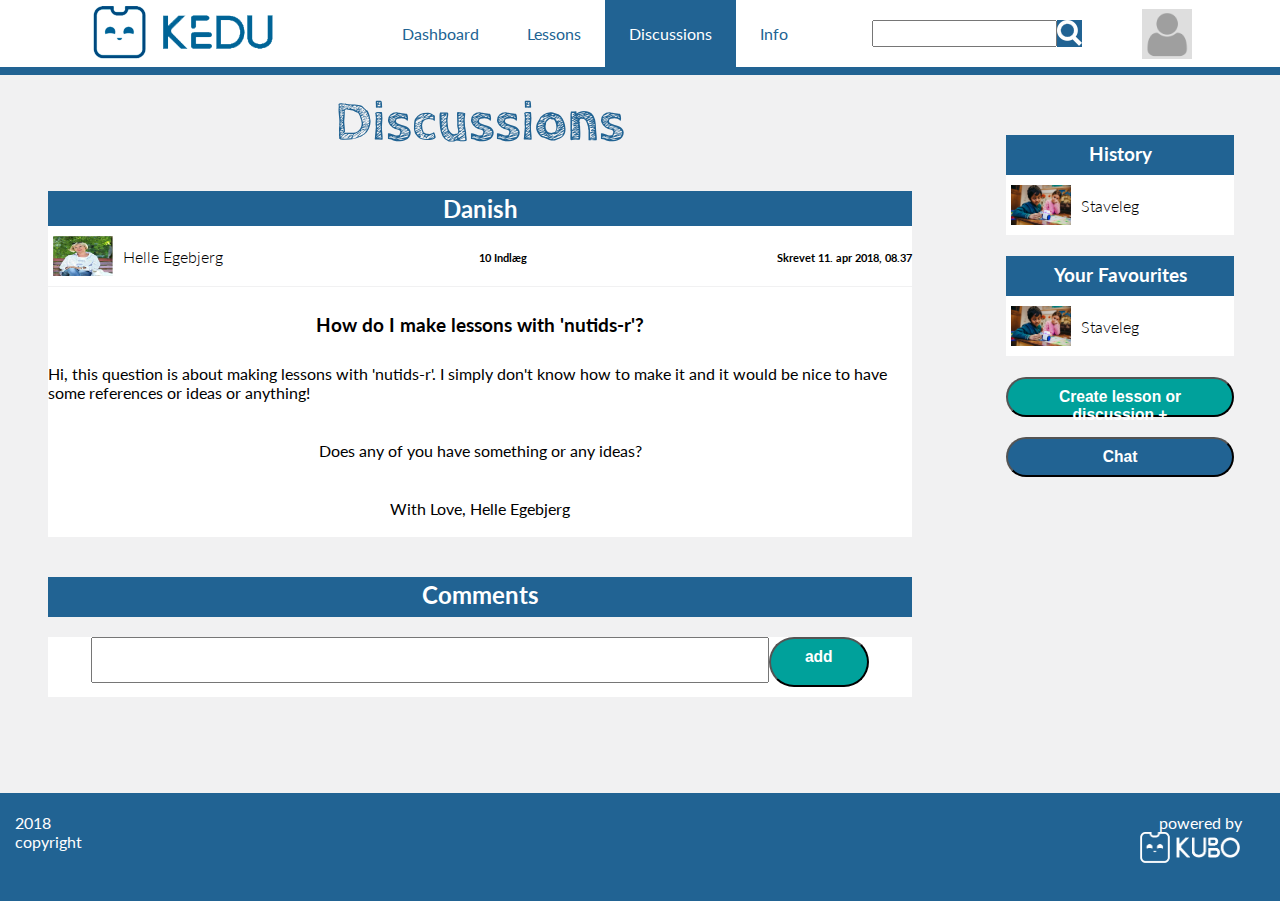
<file: discussion-1.html>
<!DOCTYPE html>
<html lang="en" dir="ltr">
  <head>
    <meta charset="utf-8">
    <meta name="viewport" content="width=device-width,initial-scale=1.0">
    <meta name="description" content="KEDU-community. Community for teachers using KUBO and the TagTiles. Learn and get inspired for your lessons.">
    <meta name="keywords" content="KUBO,KEDU,community,teachers,home,homepage,teaching,technology,robot,elementary school,middle school,lesson,lessons,TagTiles,discussion,lessons with KUBO, KEDU Community,Online Community,">
    <title>KEDU - Discussions-1</title>
    <link rel="stylesheet" href="assets/css/style.css">
    <link href="https://fonts.googleapis.com/css?family=Lato" rel="stylesheet">
    <link href="https://fonts.googleapis.com/css?family=Cabin+Sketch" rel="stylesheet">
  </head>
  <body>
    <div id="site-wrapper">
      <header>
        <div id="logo">
        </div>
        <nav>
          <ul>
            <li><a href="index.html">Dashboard</a></li>
            <li><a href="lessons.html">Lessons</a></li>
            <li><a href="discussions.html" class="active">Discussions</a></li>
            <li><a href="info.html">Info</a></li>
          </ul>
        </nav>
        <div id="search-bar">
          <input type="text">
          <div id="search-icon">
          </div>
        </div>
        <div class="profile-pic">
          <div class="dropdown-content">
            <a href="">My Profile</a>
            <a href="">Settings</a>
            <a href="">Log Out</a>
          </div>
        </div>
      </header>

      <div id="content">
        <section>
            <h1>Discussions</h1>
          <div class="title">
            <h2>Danish</h2>
          </div>
          <div class="subject">
            <div class="small-img small-profile">
            </div>
            <h4 class="helleegebjerg">Helle Egebjerg</h4>
            <p><h6> 10 Indlæg</h6></p>
            <br>
            <br>
            <h6>Skrevet 11. apr 2018, 08.37</h6>
            <br>
            <br>
          </div>
          <div class="article">
            <br>
            <h3>How do I make lessons with 'nutids-r'?</h3>
            <p>Hi, this question is about making lessons with 'nutids-r'. I simply don't know how to make it and it would be nice to have some references or ideas or anything!</p>
            <br>
            <p>Does any of you have something or any ideas?</p>
            <br>
            <p>With Love, Helle Egebjerg</p>
            <br>
          </div>
          <div class="comment-section">
            <div class="title">
              <h2>Comments</h2>
            </div>
            <article >

            </article>
              <article class="subject">
              <div id="comment" class="subject">
                <input type="text" id="commentText">
                <button class="addComment">
                  <h3>add</h3>
                </button>
              </div>
            </article>
          </div>
        </section>

        <div id="sidebar">
          <div id="sidebar">
            <div class="title">
              <h3>History</h3>
            </div>
              <div class="subject showStavelegModal">
                <div class="small-img">
                </div>
                <h4>Staveleg</h4>
              </div>

            <div class="title">
              <h3>Your Favourites</h3>
            </div>
              <div class="subject">
                <div class="small-img">
                </div>
                <h4>Staveleg</h4>
              </div>
            <button class="create showModal">
              <h3>Create lesson or discussion +</h3>
            </button>

            <button class="showModalChat">
              <h3>Chat</h3>
            </button>
          </div>
        </div>
      </div>

      <footer style="margin-top:100px;">
        <div id="year">
          <p>
            2018 copyright
          </p>
        </div>
        <div id="powered-by">
          <p>powered by</p>
          <div id="logo-white">
          </div>
        </div>
      </footer>


  </body>
  <script src="assets/js/scriptSnd.js"></script>
</html>
</file>
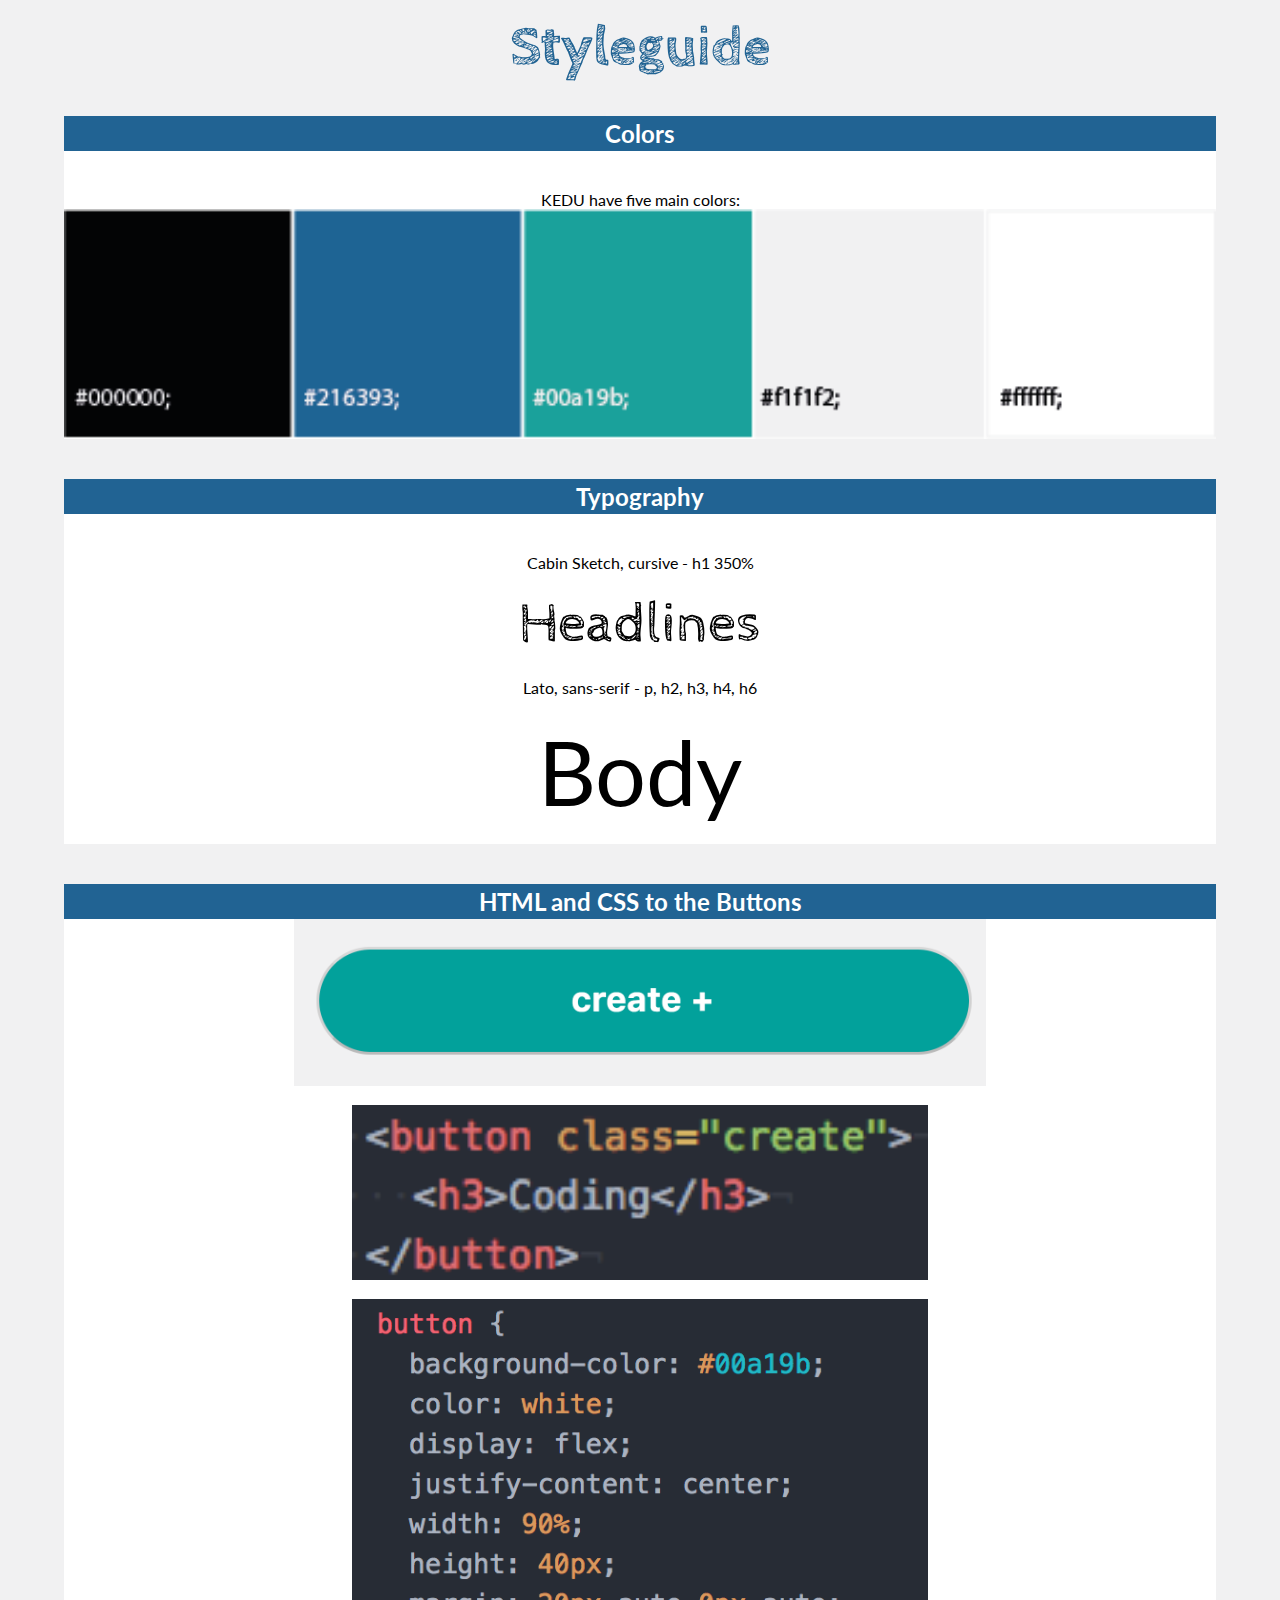
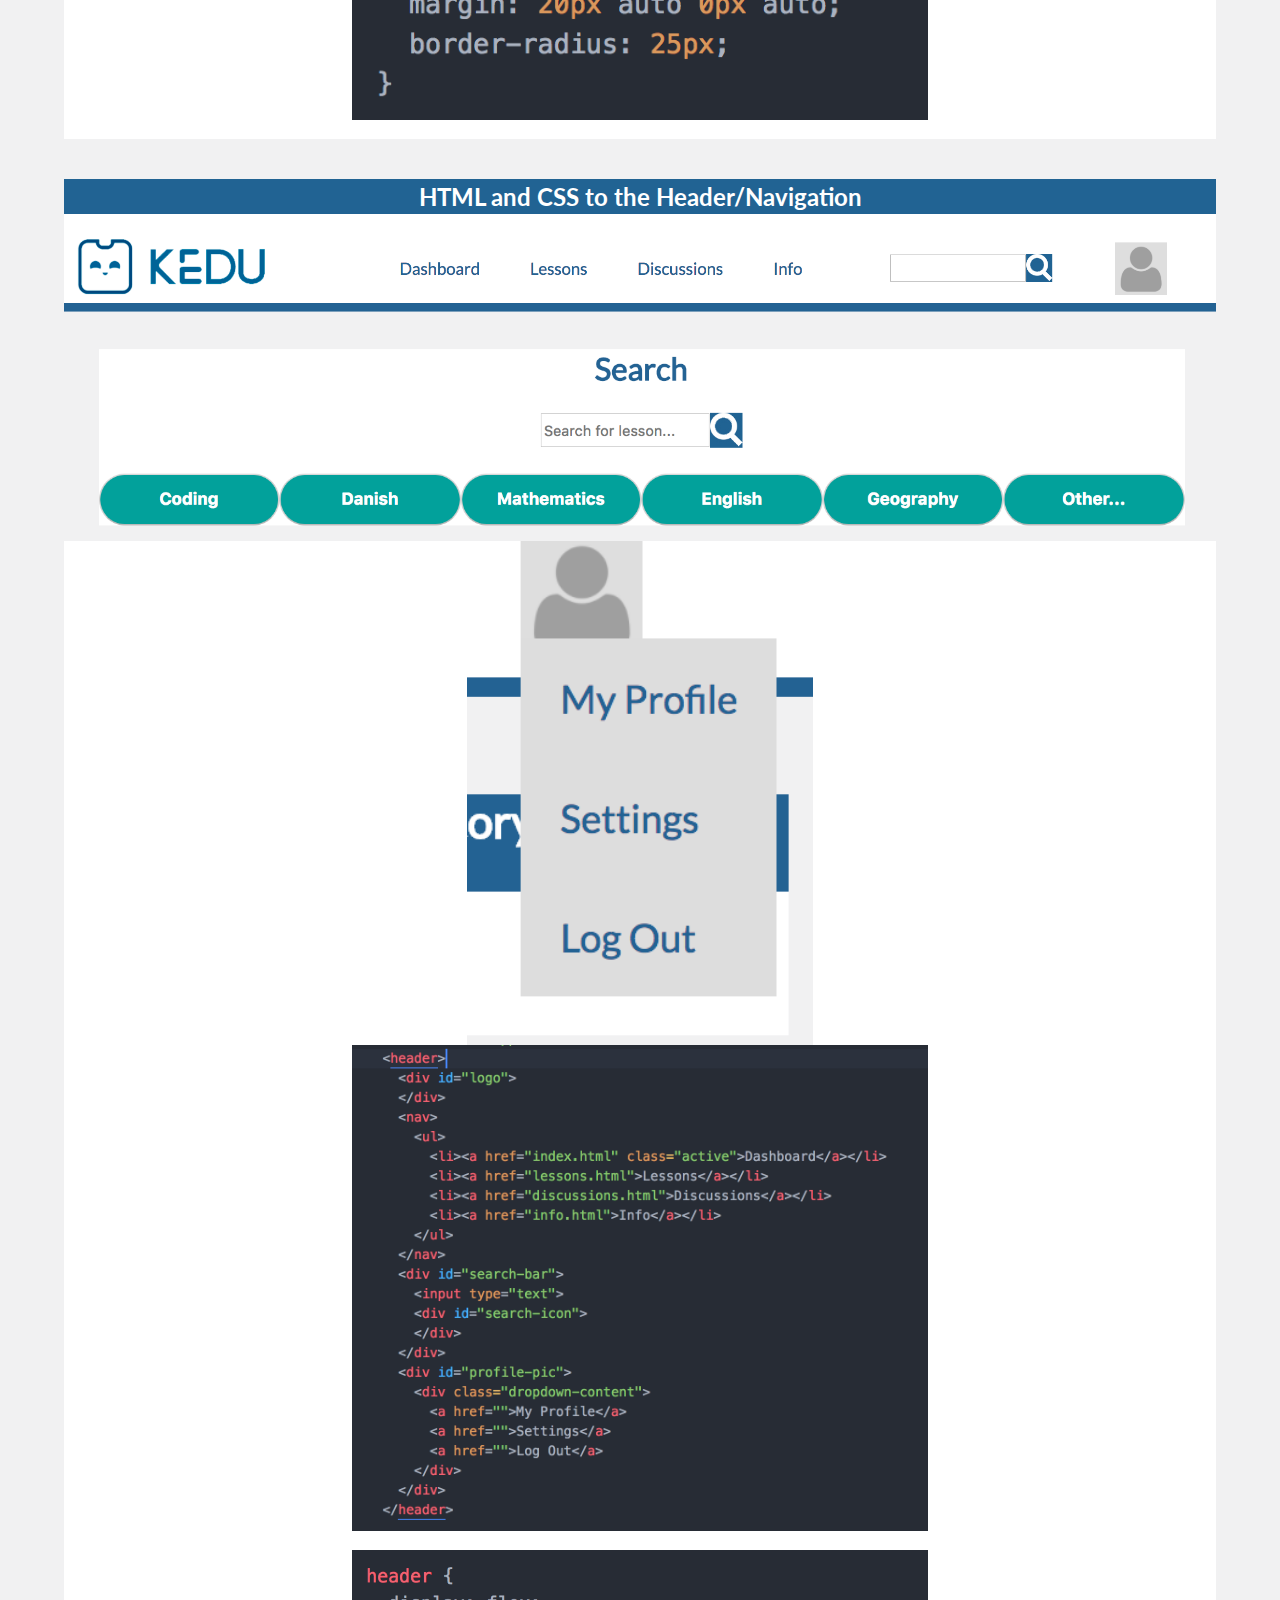
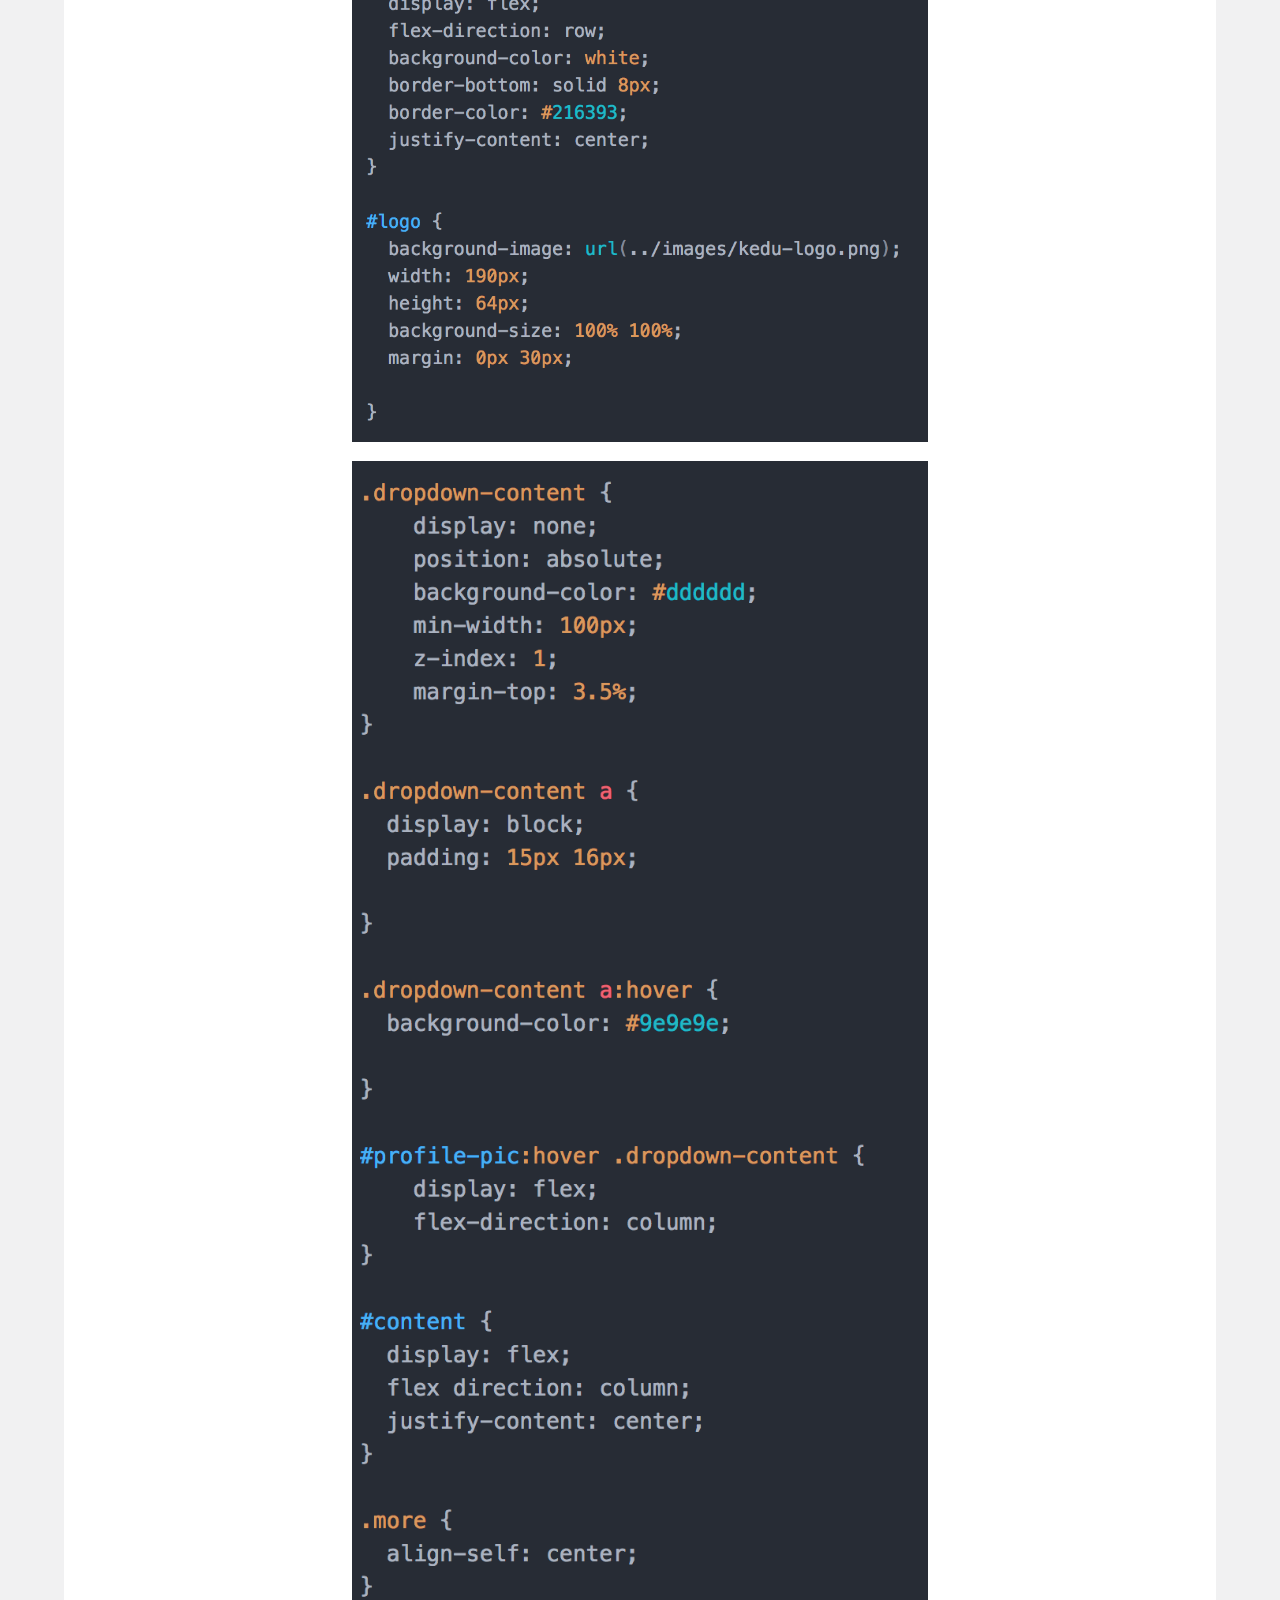
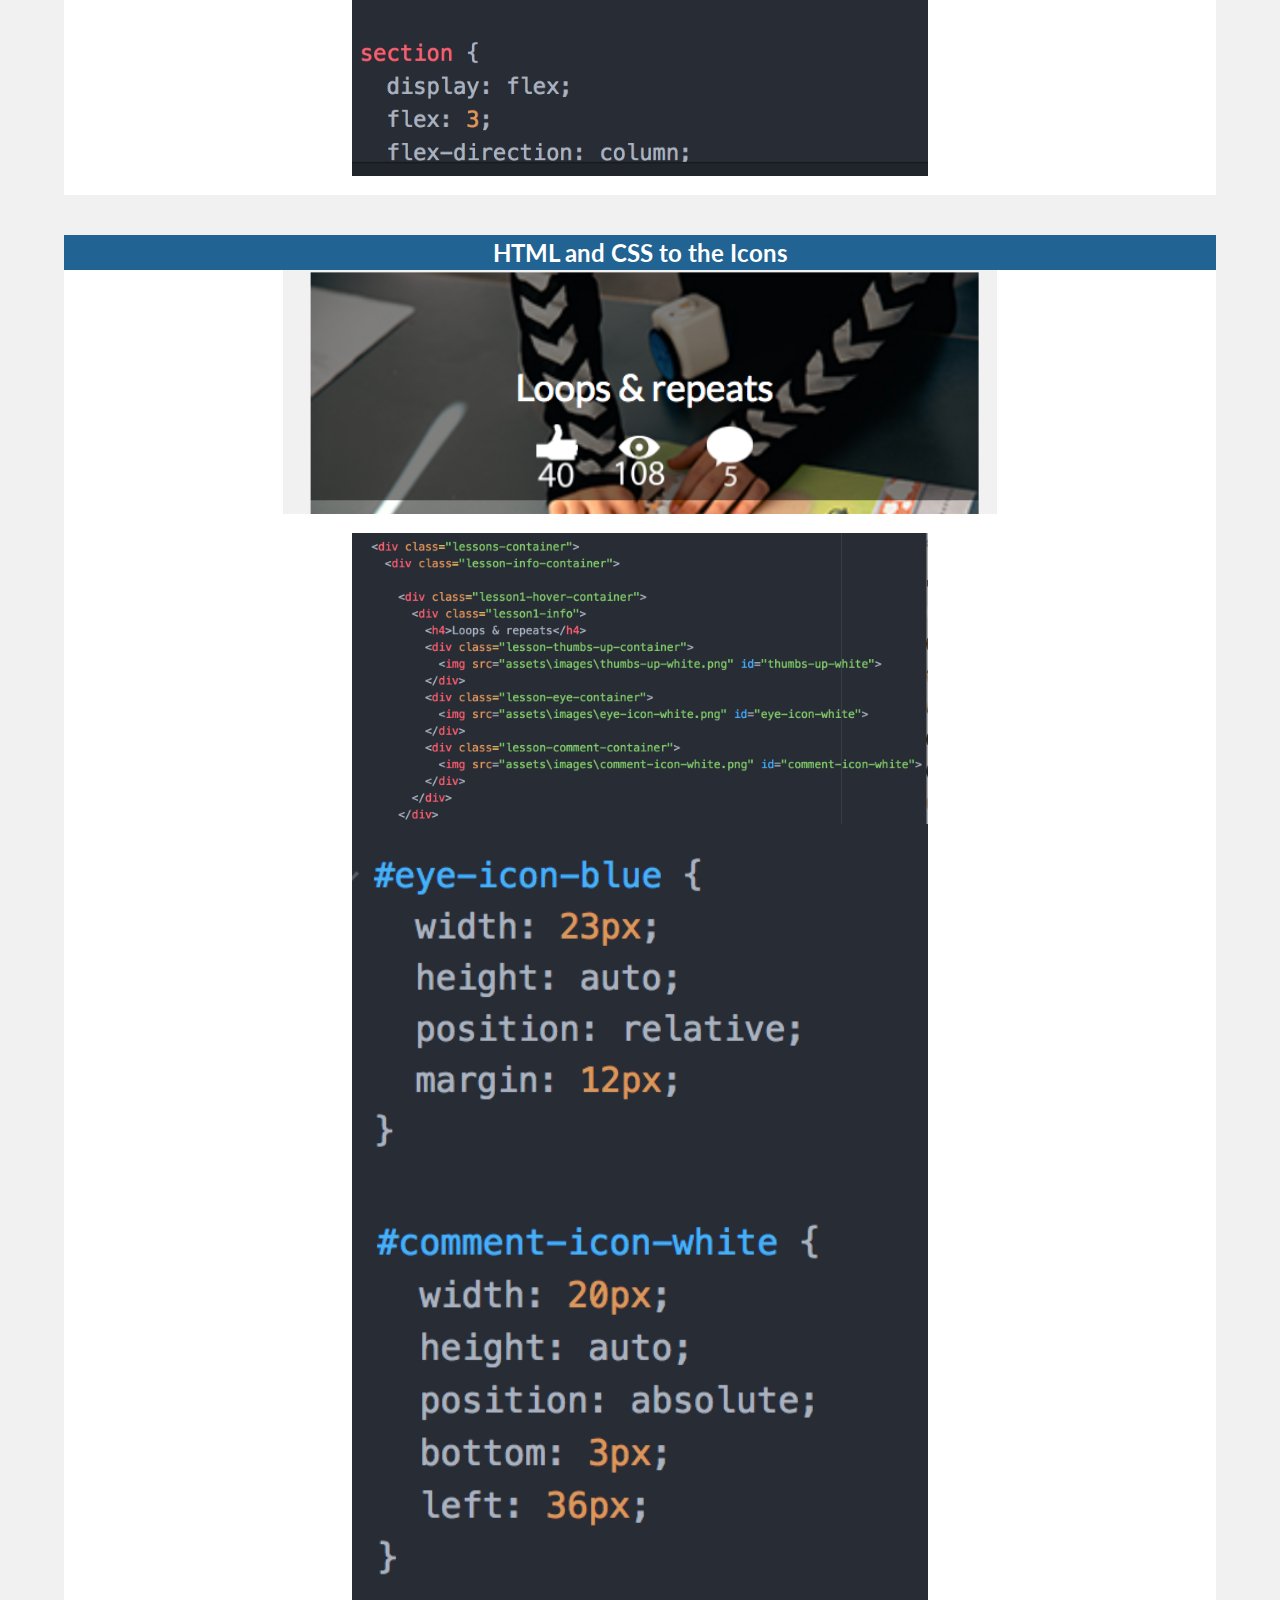
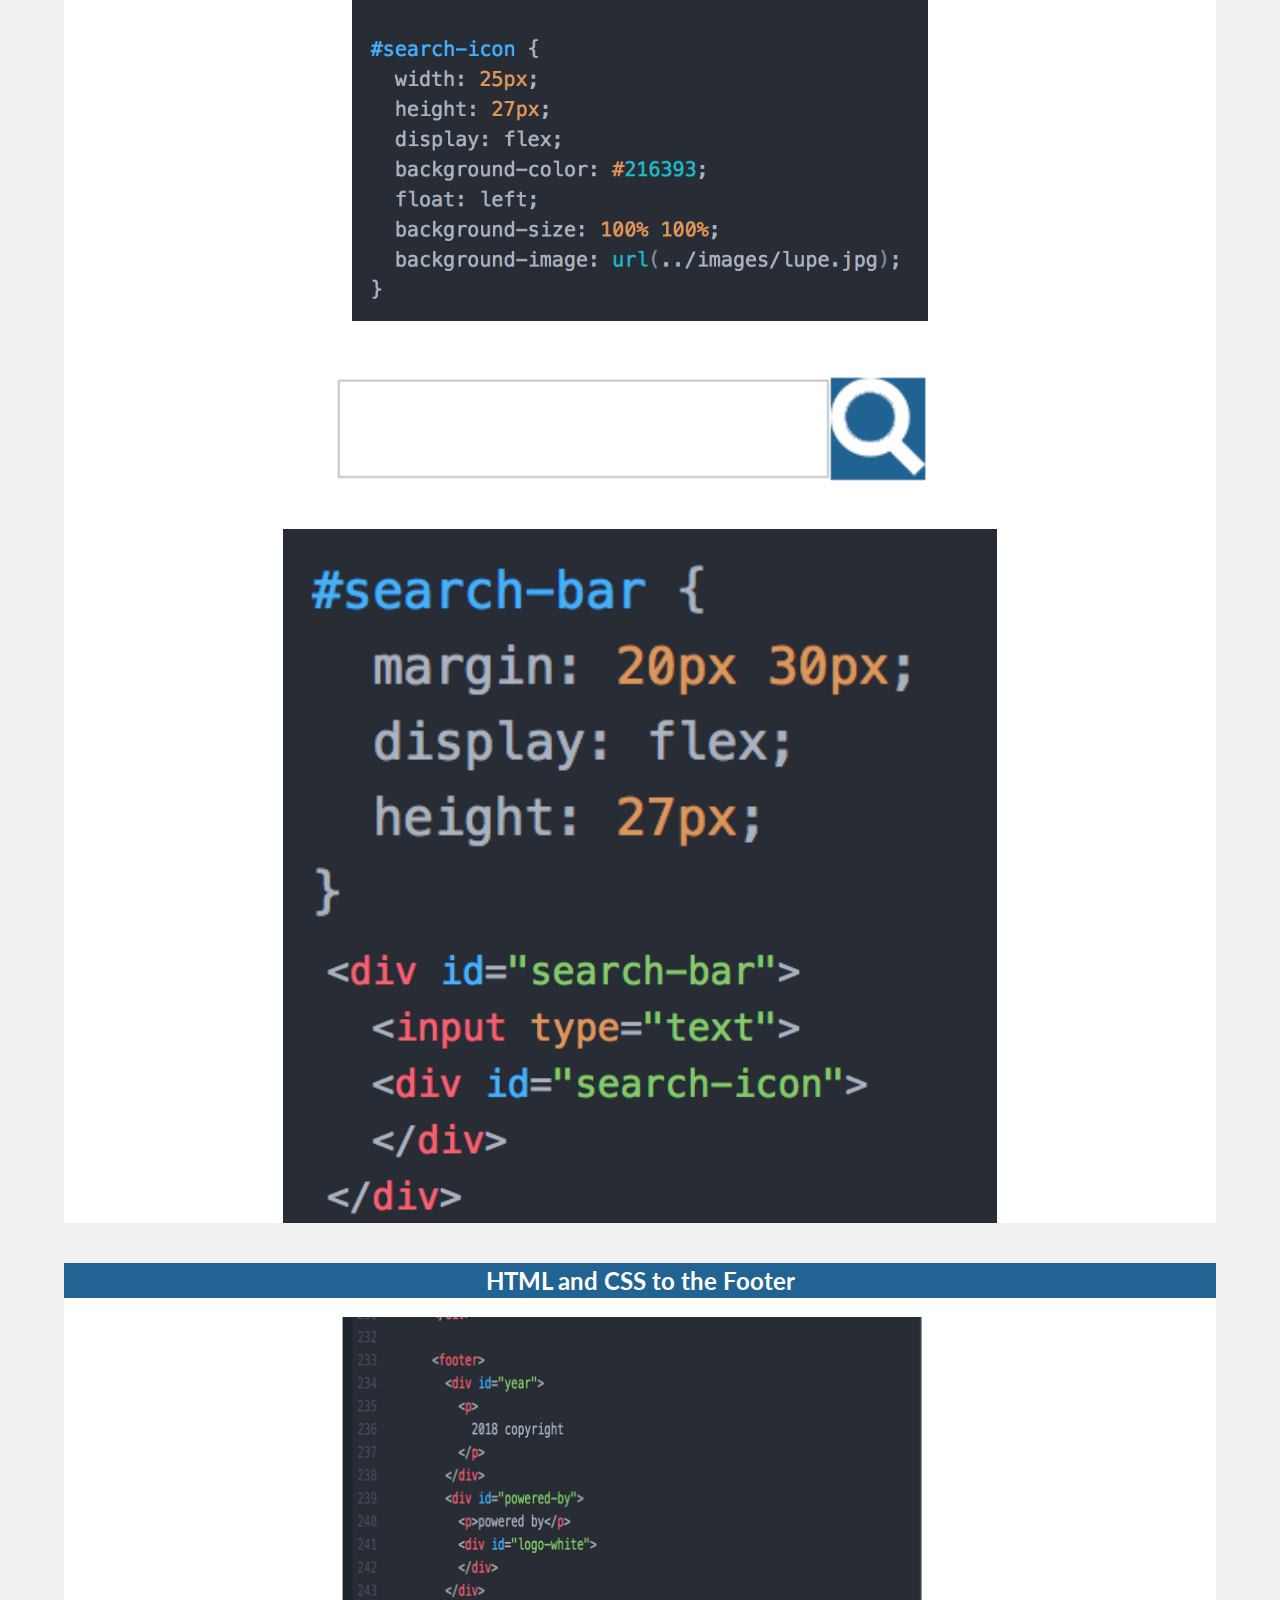
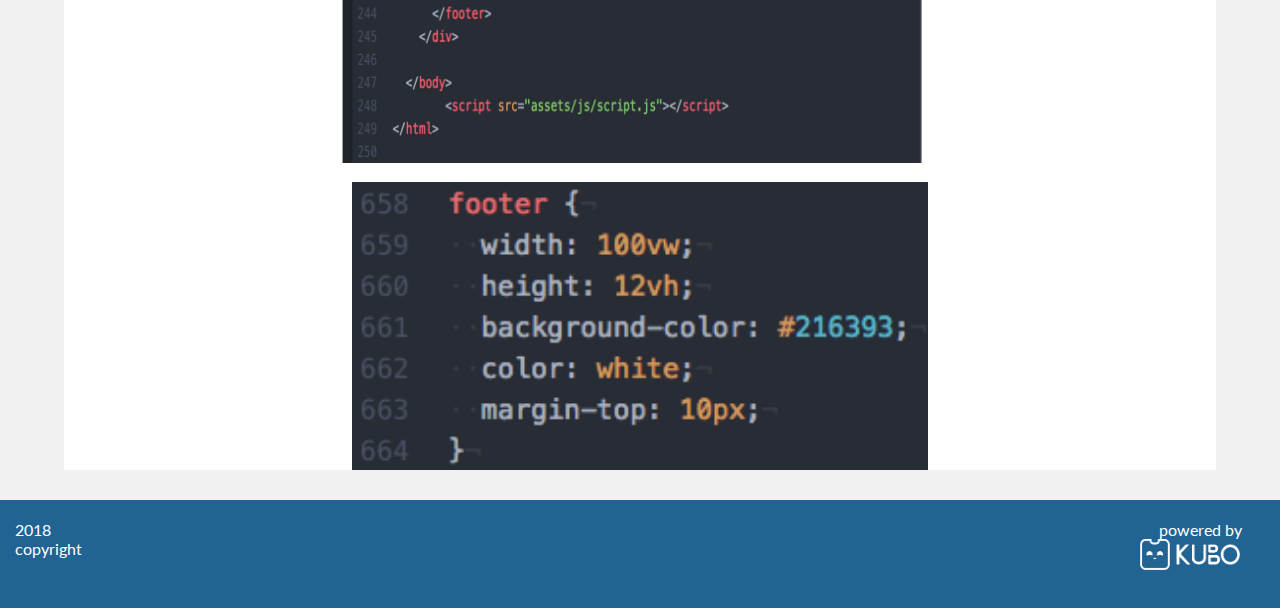
<file: styleguide.html>
<!DOCTYPE html>
<html lang="en" dir="ltr">
  <head>
    <meta charset="utf-8">
    <meta name="viewport" content="width=device-width,initial-scale=1.0">
    <title>KEDU - Styleguide</title>
    <link rel="stylesheet" href="assets/css/style.css">
    <link href="https://fonts.googleapis.com/css?family=Lato" rel="stylesheet">
    <link href="https://fonts.googleapis.com/css?family=Cabin+Sketch" rel="stylesheet">
  </head>
  <body>
        <section>
            <h1>Styleguide</h1>
          <div class="title">
            <h2>Colors</h2>
          </div>
          <article>
            <br>
            <p>KEDU have five main colors:</p>
            <img src="assets\images\stylefarver.png" style="width:100%; height:100%;">
          </article>

          <section>
            <div class="title">
              <h2>Typography</h2>
            </div>
          <article>
            <br>
            <p>Cabin Sketch, cursive - h1 350%</p>
            <p class="cabin">Headlines</p>
            <p>Lato, sans-serif - p, h2, h3, h4, h6</p>
            <p class="lato">Body</p>
            <br>
          </article>

          <section>
            <div class="title">
              <h2>HTML and CSS to the Buttons</h2>
            </div>
          <article>
            <img src="assets\images\buttonbilled.png" style="width:60%; height:60%;" class="center">
            <br>
            <img src="assets\images\button-create.png" style="width:50%; height:50%;" class="center">
            <br>
            <img src="assets\images\buttoncss.png" style="width:50%; height:50%;" class="center">
            <br>
          </article>

          <section>
            <div class="title">
              <h2>HTML and CSS to the Header/Navigation</h2>
            </div>
          <article>
            <br>
            <img src="assets\images\headerb.png" style="width:100%; height:100%;" class="center">
            <img src="assets\images\navi.png" style="width:100%; height:100%;" class="center">
            <img src="assets\images\nav.png" style="width:30%; height:30%;" class="center">
            <img src="assets\images\header.png" style="width:50%; height:50%;" class="center">
            <br>
            <img src="assets\images\headercss.png" style="width:50%; height:50%;" class="center">
            <br>
            <img src="assets\images\dropp.png" style="width:50%; height:50%;" class="center">
            <br>
          </article>

          <section>
            <div class="title">
              <h2>HTML and CSS to the Icons</h2>
            </div>
          <article>
          <img src="assets\images\icon.png" style="width:62%; height:62%;" class="center">
          <br>
          <img src="assets\images\icon6.png" style="width:50%; height:50%;" class="center">
          <img src="assets\images\icon2.png" style="width:50%; height:50%;" class="center">
          <img src="assets\images\icon3.png" style="width:50%; height:50%;" class="center">
          <img src="assets\images\icon4.png" style="width:50%; height:50%;" class="center">
          <br>
          <img src="assets\images\icon1.png" style="width:62%; height:62%;" class="center">
          <img src="assets\images\icon8.png" style="width:62%; height:62%;" class="center">
          <img src="assets\images\icon7.png" style="width:62%; height:62%;" class="center">
          </article>













          <section>
            <div class="title">
              <h2>HTML and CSS to the Footer</h2>
            </div>
          <article>
            <br>
          <img src="assets\images\footer.png" style="width:62%; height:62%;" class="center">
          <br>
          <img src="assets\images\footer-css.png" style="width:50%; height:50%;" class="center">
          </article>


            <footer>
              <div id="year">
                <p>
                  2018 copyright
                </p>
              </div>
              <div id="powered-by">
                <p>powered by</p>
                <div id="logo-white">
                </div>
              </div>
            </footer>
          </div>

        </body>
      </html>
</file>
<file: assets/css/style.css>
nav li,nav li a{display:block}h1,h2,h3,nav li a{text-align:center}#logo,nav{margin:0 30px}#search-bar-lesson,#search-lesson{background-color:#fff;width:90%;margin:20px auto 0}#logo,#search-icon,.profile-pic,.small-img{background-size:100% 100%}body{margin:0;width:100vw;height:100vh;font-family:Lato,sans-serif;background-color:#f1f1f2;max-width:100%;overflow-x:hidden}.cabin,h1{font-family:'Cabin Sketch',cursive}header{display:flex;flex-direction:row;background-color:#fff;border-bottom:solid 8px;border-color:#216393;justify-content:center}.dropbtn1,.dropdown1,.subject{border-bottom:solid .2px}.dropbtn1,.subject{border-color:#f1f1f2}#logo{background-image:url(../images/kedu-logo.png);width:190px;height:64px}nav ul{display:flex;flex-direction:row;margin:0}a{text-decoration:none;color:#216393}nav li a{padding:24px}nav li a:hover{color:#fff;background-color:#216393}#search-bar{margin:20px 30px;display:flex;height:27px}#search-bar-lesson{display:flex;height:100%;max-height:80px;justify-content:center;flex-direction:row}#search-lesson{display:flex;height:auto;justify-content:center;flex-direction:column;color:#216393}#search-icon{width:25px;height:27px;display:flex;background-color:#216393;float:left;background-image:url(../images/lupe.jpg)}.profile-pic{background-image:url(../images/profile-pic.png);height:50px;width:50px;margin:auto 30px;display:flex}.dropdown-content{display:none;position:absolute;background-color:#fff;min-width:100px;z-index:1;margin-top:3.5%}.dropdown-content a{display:block;padding:15px 16px}.dropdown-content a:hover{background-color:#9e9e9e}.profile-pic:hover .dropdown-content{display:flex;flex-direction:column}#content{display:flex;flex direction:column;justify-content:center}.more{align-self:center}section{display:flex;flex:3;flex-direction:column}#sidebar{display:flex;flex:1;flex-direction:column;margin:20px auto 10px}.article,article{display:flex;width:90%;background-color:#fff;color:#000;margin:0 auto 20px;justify-content:center;flex-direction:column}.subject,article>button{flex-direction:row;display:flex}article>button{height:40px;width:90px;margin-top:5px}.title{background-color:#216393;color:#fff;display:flex;width:90%;height:100%;max-height:40px;margin:20px auto 0;justify-content:center}.dropbtn1,.dropdown1,.subject{width:90%;height:60px;margin:0 auto}button:hover{background-color:#00726e}.dropbtn1,.dropbtn2,.dropdown-content1,.dropdown-content2,.dropdown1,.dropdown2,.subject{background-color:#fff;color:#000}.dropbtn1{display:flex}.dropdown1{border-color:#f1f1f2}.dropdown-content1{display:none;position:absolute;width:67.5%;height:100%;overflow:auto}.dropbtn2,.dropdown2{width:90%;height:60px;border-bottom:solid .2px;border-color:#f1f1f2}.infooverskrift{margin:auto -5%;font-weight:300}.dropdown-content1 a{color:#000;padding:12px 16px;text-decoration:none;display:block}.dropbtn2{display:flex;margin:0 auto}.dropdown2{margin:0 auto}.dropdown-content2{display:none;position:absolute;width:67.5%;height:100%;overflow:auto}.dropdown-content2 a{color:#000;padding:12px 16px;text-decoration:none;display:block}.show{display:block}.dropbtn-title-overview-stav{background-color:#216393;color:#fff;width:90%;height:100%;margin:0 auto}.dropbtn-title-overview-stav:focus,.dropbtn-title-overview-stav:hover{background-color:#044C7F}.stav-dropdown{position:relative;display:inline-block}.stav-dropdown-content{display:none;background-color:#f1f1f2;width:825px;overflow:hidden;z-index:1;color:#000;margin:0 auto}.active,.lessons{color:#fff;background-color:#216393}.stavShow{display:block}video{display:flex;width:90%;max-height:700px;height:100%;margin:0 auto}#staveleg-img{margin:20px;height:400px;width:auto}.lesson-details{margin:20px;width:250px}.lesson,.lessons{width:290px;display:flex}.lessons-container{display:flex;flex-direction:row;justify-content:center;position:relative}.lesson1-info,.lessons{justify-content:center}.lessons{height:40px;margin:20px 10px}.lesson{height:197px;margin:5px 10px}#commentText{display:flex;max-height:40px;flex:1}.small-img{background-image:url(../images/kedu-lesson-8.jpg);height:40px;width:60px;margin:auto 5px}.small-img-1{background-image:url(../images/stock.png)}.small-profile{background-image:url(../images/helle.JPG)}.lesson-comment-container,.lesson-eye-container,.lesson-thumbs-up-container{display:none;width:18px;height:auto;position:absolute;bottom:0}#comment-icon-white,#eye-icon-white{position:absolute;bottom:3px;height:auto}#thumbs-up-white{width:18px;height:auto;position:absolute;bottom:2px;right:38px}#thumbs-up-blue{width:18px;height:auto;position:relative;margin:12px 12px 12px 4px}#eye-icon-white{width:23px;right:0}#eye-icon-blue{width:23px;height:auto;position:relative;margin:12px}#comment-icon-white{width:20px;left:36px}#comment-icon-blue{width:20px;height:auto;position:relative;margin:12px}.lesson1-info,.lesson2-info,.lesson3-info{width:290px;height:49.25px;position:relative;color:#fff;bottom:0}.lesson1-info{display:flex;margin:5px 10px;background:rgba(0,0,0,.5);transition:height .5s}.lesson-more,.lesson2-info,.lesson3-info{margin:5px 10px;background:rgba(0,0,0,.5);justify-content:center}.lesson1-info:hover .lesson-comment-container,.lesson1-info:hover .lesson-eye-container,.lesson1-info:hover .lesson-thumbs-up-container,.lesson2-info:hover .lesson-comment-container,.lesson2-info:hover .lesson-eye-container,.lesson2-info:hover .lesson-thumbs-up-container,.lesson3-info:hover .lesson-comment-container,.lesson3-info:hover .lesson-eye-container,.lesson3-info:hover .lesson-thumbs-up-container{display:inline;transition-delay:2s}.lesson2-info,.lesson3-info{display:flex;transition:height .5s}.lesson-info-container{display:flex;flex-direction:row;width:930px;position:absolute}.lesson1-hover-container{display:flex;width:310px;position:relative;bottom:0;transition:height 2s;flex-direction:row;justify-content:center}.lesson2-hover-container,.lesson3-hover-container{display:flex;width:310px;position:relative;bottom:0;transition:height 2s}.lesson1-hover-container:hover>.lesson1-info,.lesson2-hover-container:hover>.lesson2-info,.lesson3-hover-container:hover>.lesson3-info{height:98.5px}.lesson-more{display:flex;width:290px;height:197px;position:relative;color:#fff}#lessonbtn,button{color:#fff;display:flex;margin:20px auto 0}.footer-2,.lesson-more-container{position:absolute;bottom:0}.lesson-more-container{display:flex;flex-direction:row;width:930px}.lesson-more:hover{background:rgba(0,0,0,.8);font-size:110%}#lessonbtn{background-color:#00a19b;justify-content:center;width:170px;height:170px;border-radius:50%;z-index:5}.showModalChat,footer{background-color:#216393}h1{color:#216393;font-size:350%;margin-top:15px;margin-bottom:15px}h2{margin:3px}h3{margin:8px}h4{margin:auto 5px;font-weight:300}p{margin:20px auto auto}footer{width:100vw;height:12vh;color:#fff;margin-top:10px}#year{height:50px;width:50px;display:flex;float:left;margin-left:15px}#powered-by{float:right;display:flex;flex-direction:column;max-height:80px;height:auto;margin-right:20px}#logo-white{background-image:url(../images/logo-white.png);display:flex;width:100px;height:31px;background-size:100% 100%;margin-right:20px}.showModalChat:hover{background-color:#044c75}button{background-color:#00a19b;justify-content:center;width:90%;height:40px;border-radius:25px}.modal-bg{position:fixed;top:0;left:0;right:0;bottom:0;z-index:100;background-color:rgba(0,0,0,.5);display:none}.modal,.modal-chat,.modal-staveleg{background-color:#fff;position:absolute;top:50%;left:50%;transform:translate(-50%,-50%);padding:10px}.modal,.modal-staveleg{max-height:calc(100vh - 210px);overflow-y:auto}.close,.close-chat,.close-stav{color:#aaa;float:right;font-size:28px;font-weight:700}.modal-bg-chat,.modal-bg-staveleg{position:fixed;top:0;left:0;right:0;bottom:0;z-index:100;background-color:rgba(0,0,0,.5);display:none}.showChatModal,.showStavelegModal{background-color:#fff;color:#000;display:flex;width:90%;height:60px;margin:0 auto;border-bottom:solid .2px;border-color:#f1f1f2}.addComment{margin:0 auto;height:50px;width:100px}@media screen and (max-width:600px){header,ul{display:flex}#logo,#profile-pic,#search-bar{align-self:center}header{flex-direction:column;justify-content:center}ul{flex-direction:column}nav li a{display:block;text-align:center;padding:22px;margin-left:auto;margin-right:auto}#profile-pic{margin-bottom:20px}}#lesson-details-title{text-align:left}th{color:#216393}#kim-img{height:50px;border-radius:50%;margin:5px 5px 5px 50px;position:relative}.cabin{font-size:350%}.lato{font-family:Lato,sans-serif;font-size:90px}.center{display:block;margin-left:auto;margin-right:auto;width:50%}button>p{font-size:1.17em}
</file>
